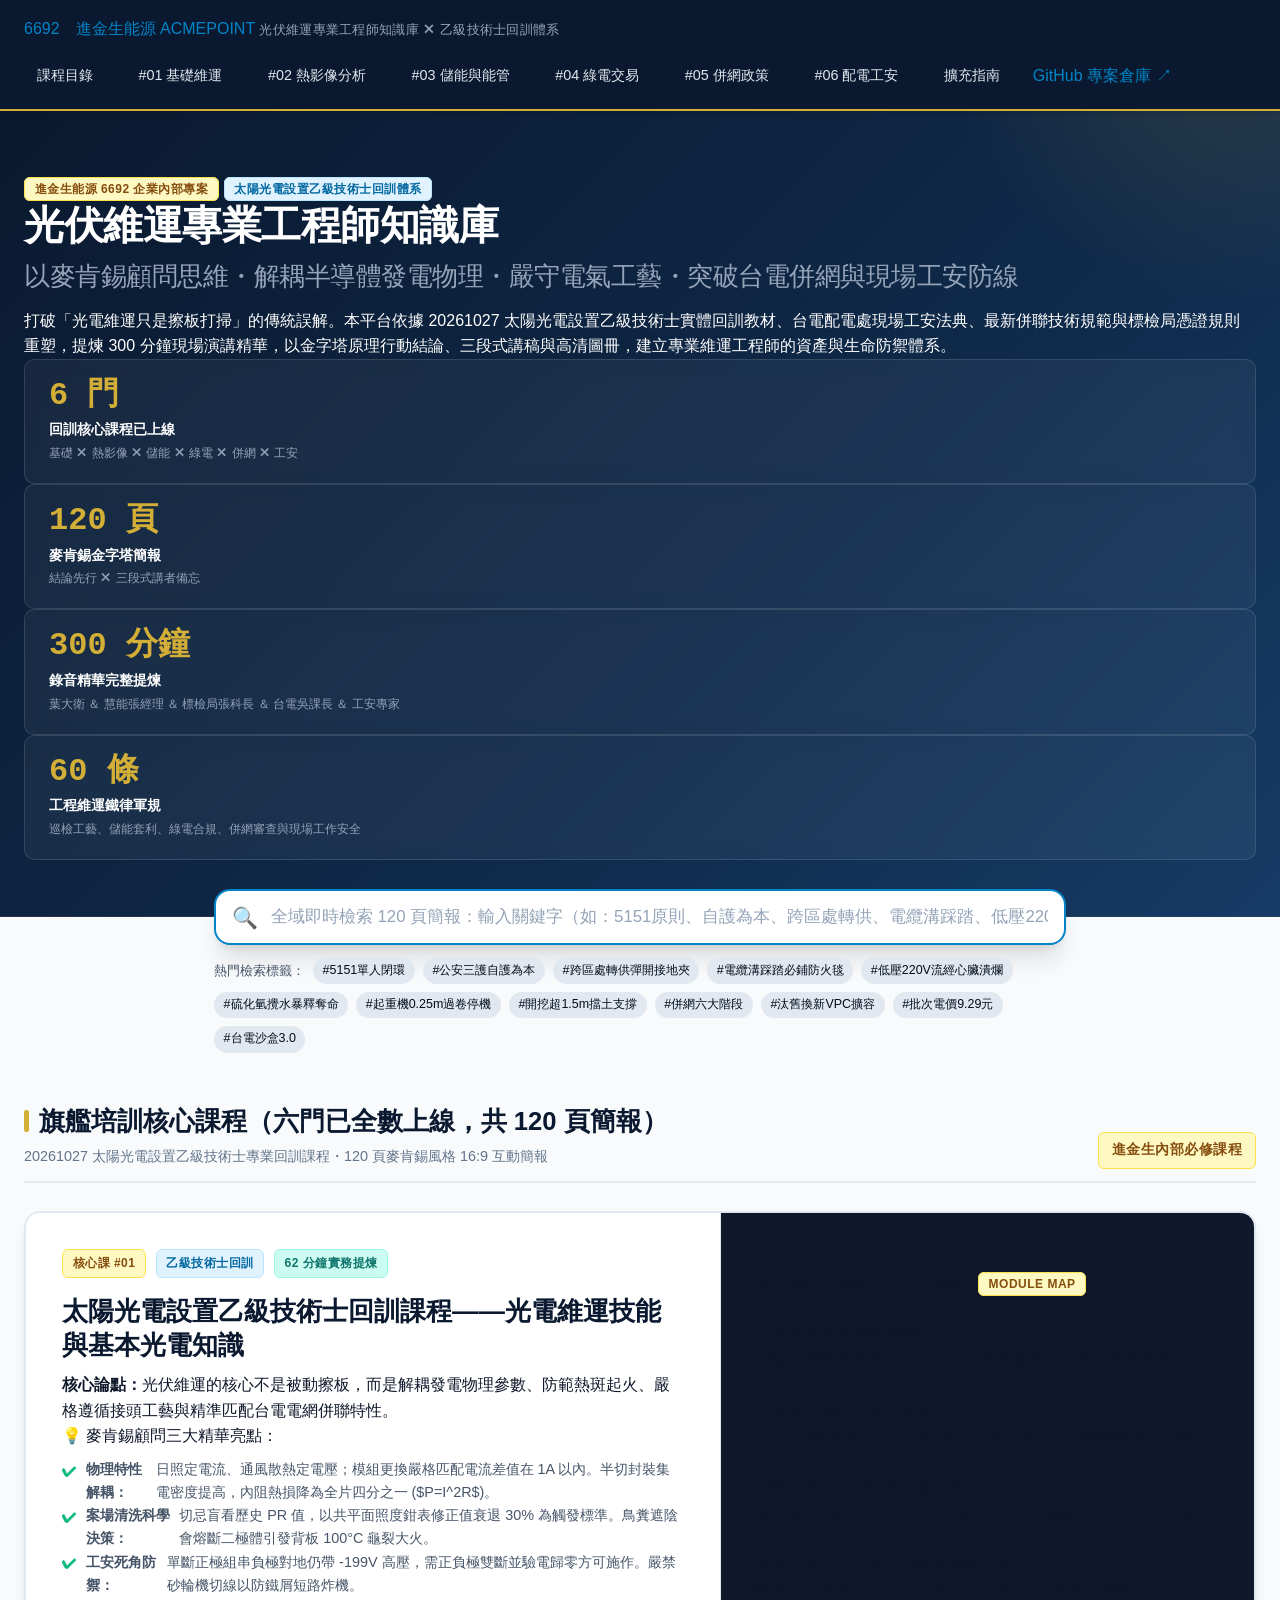
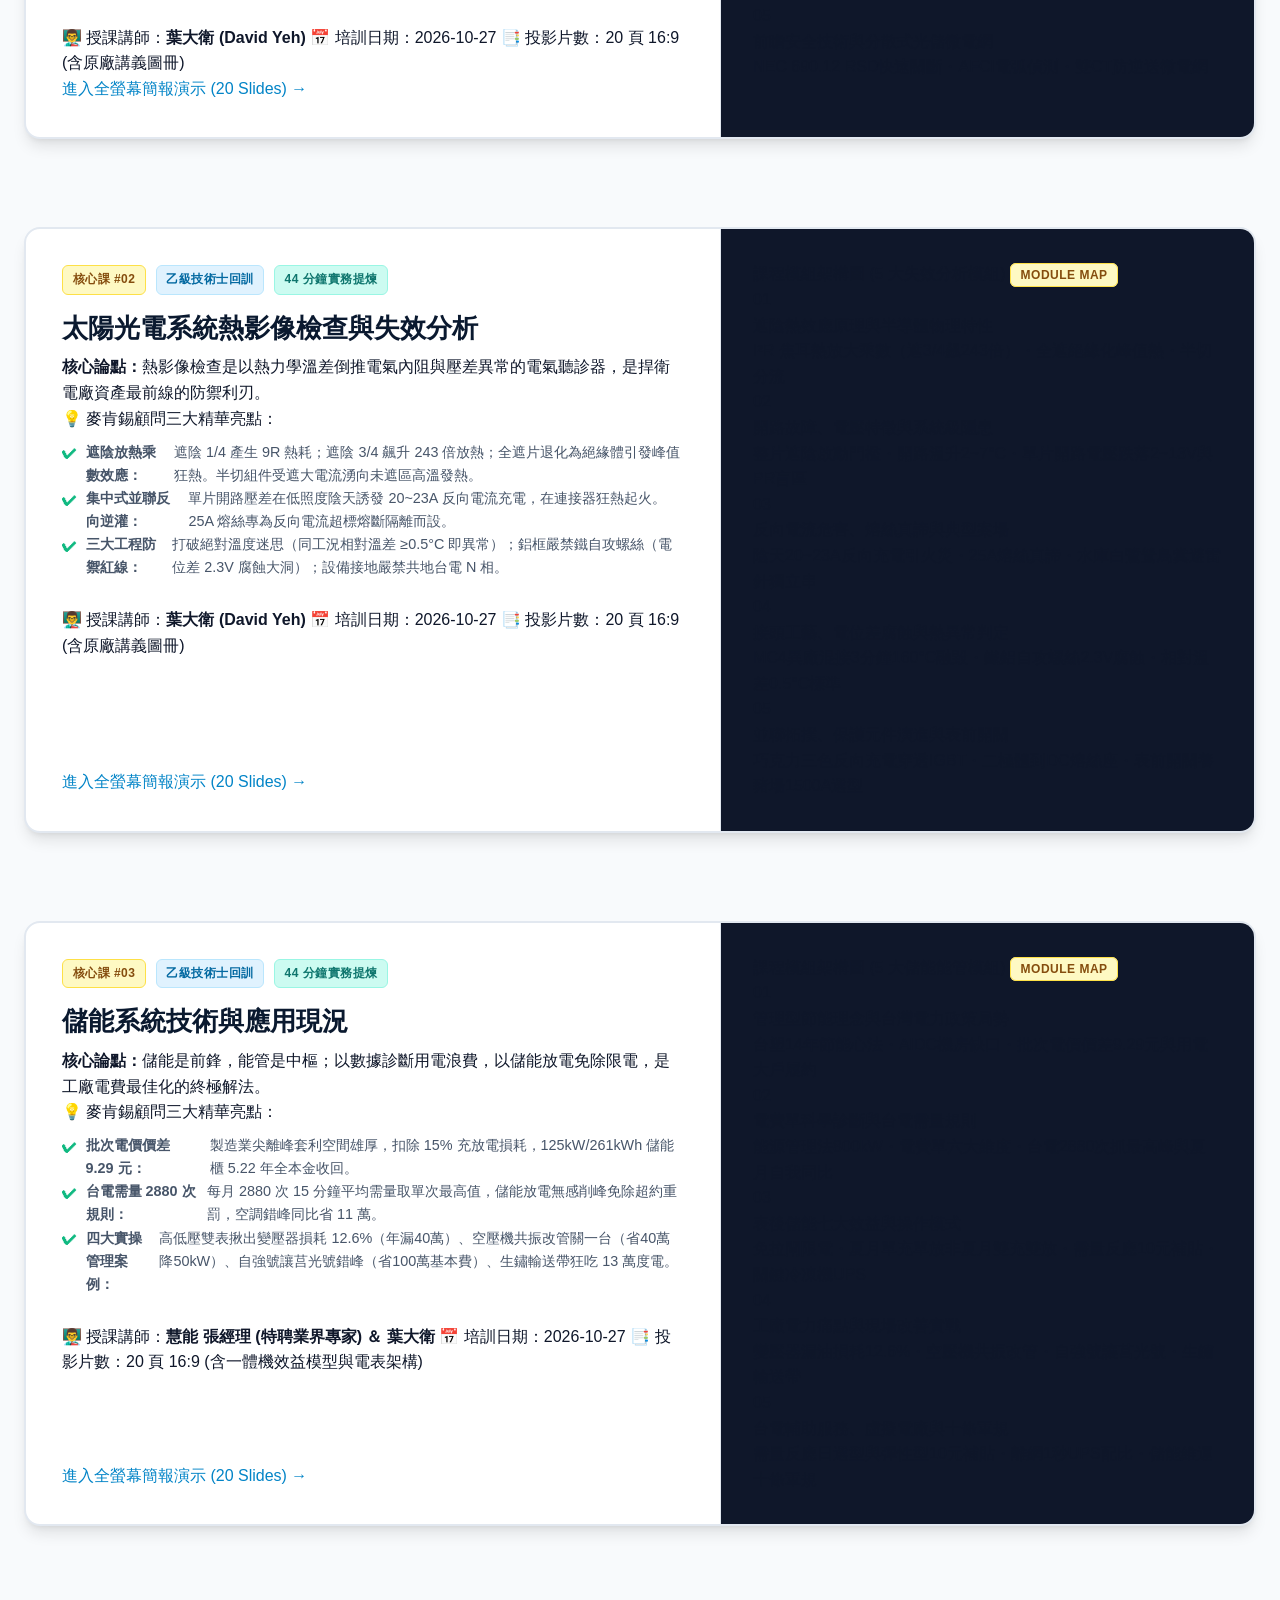
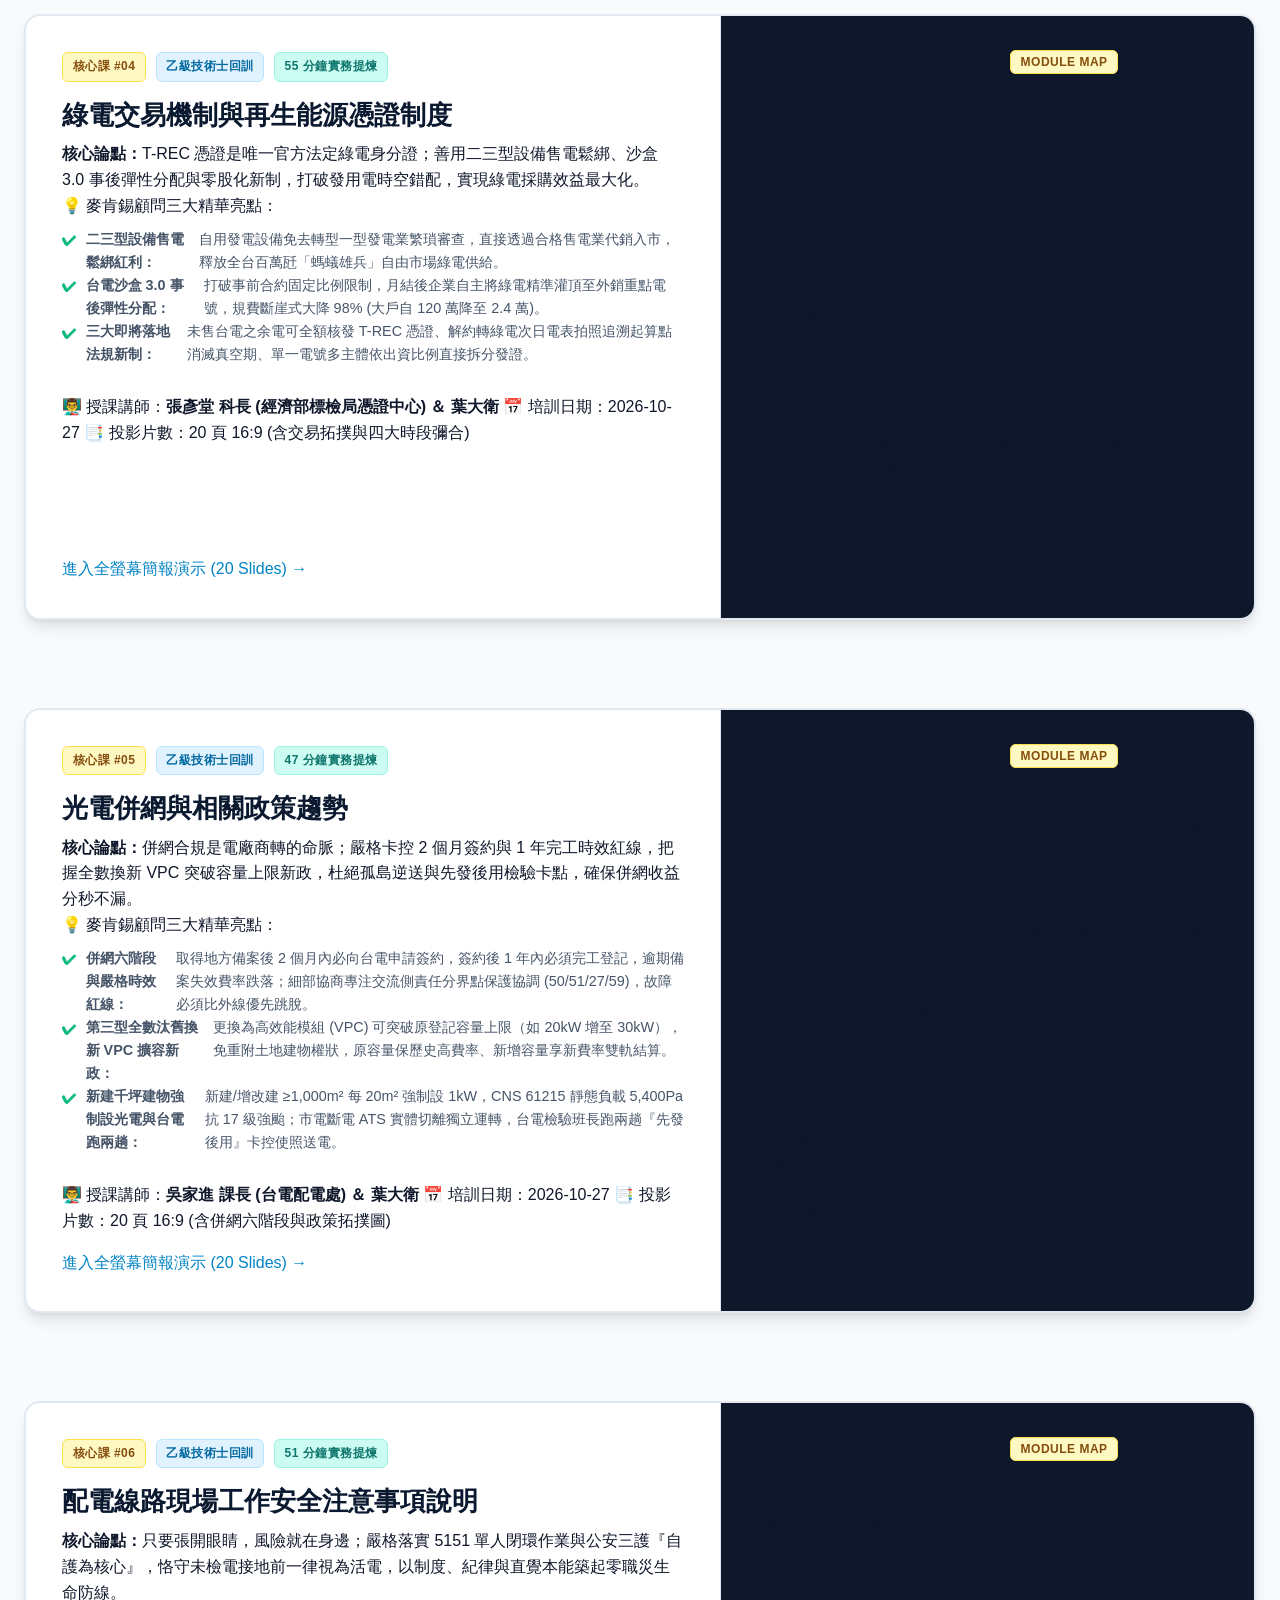
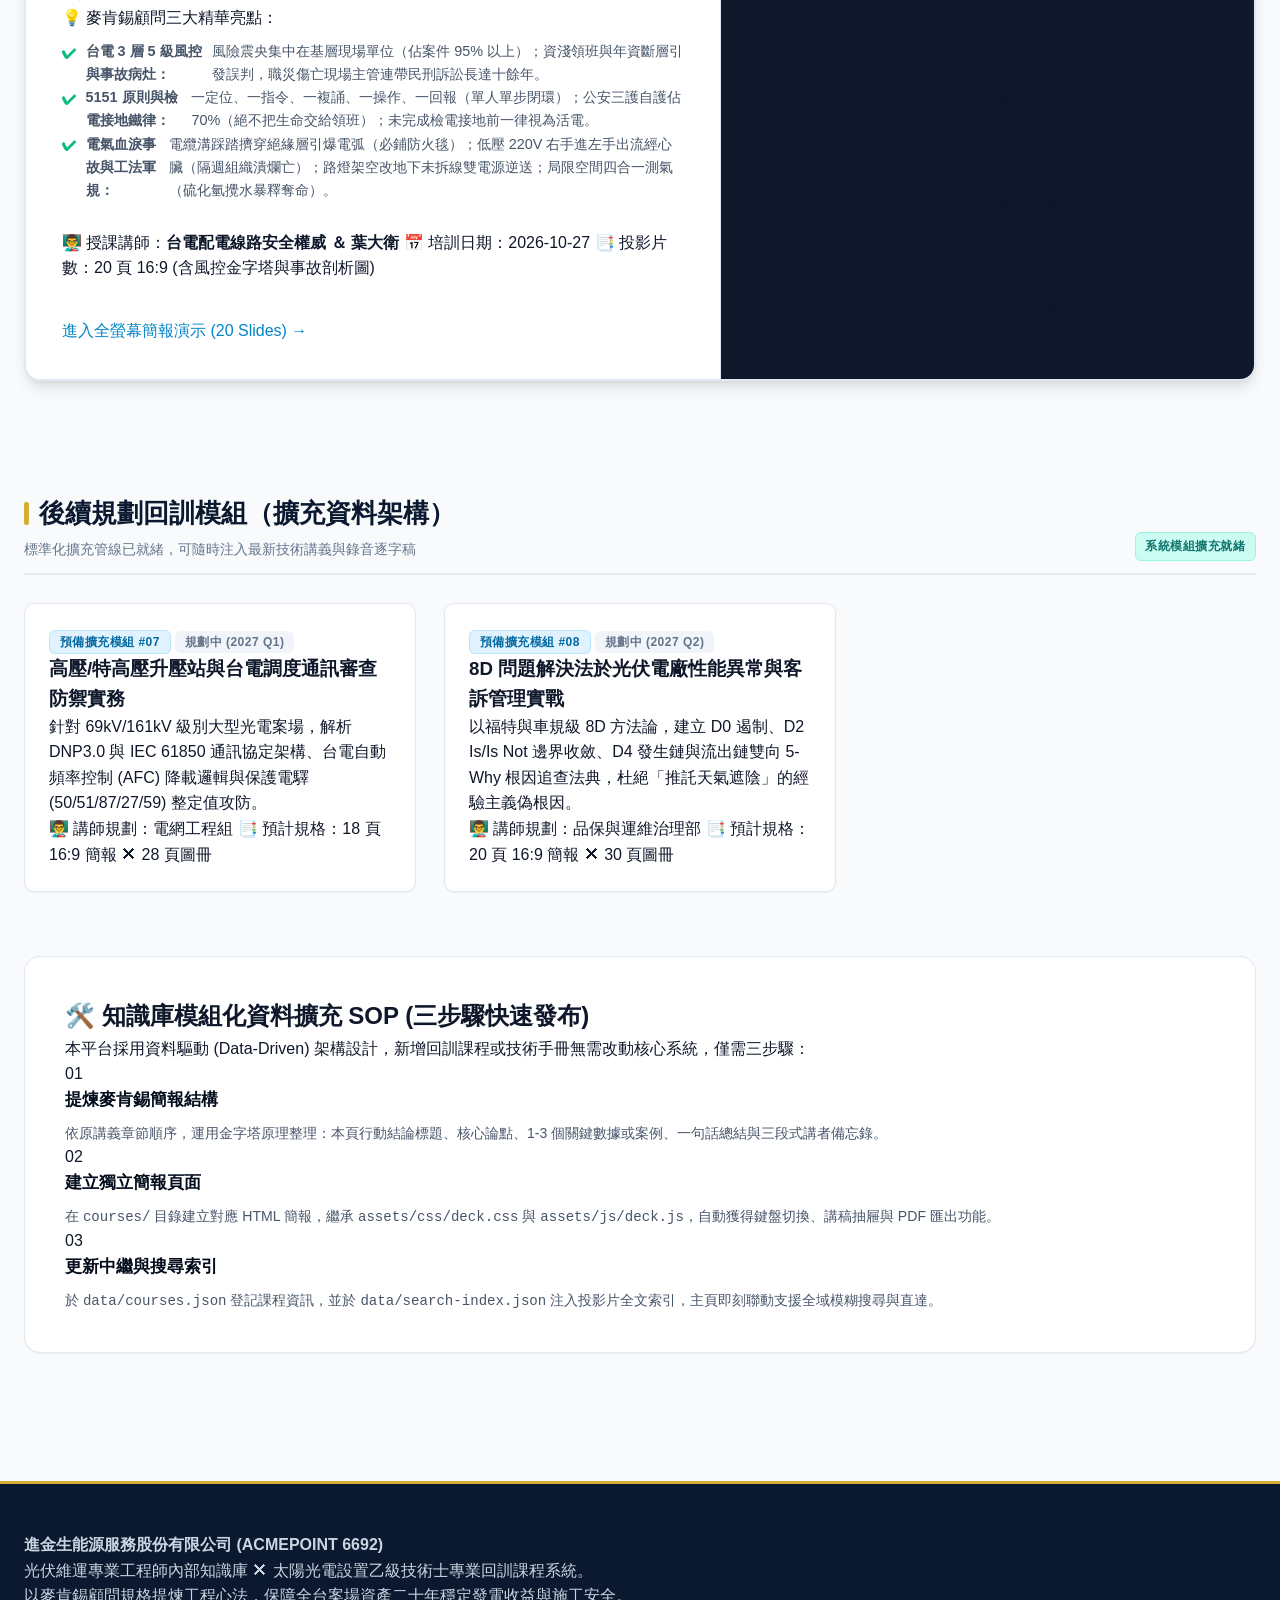
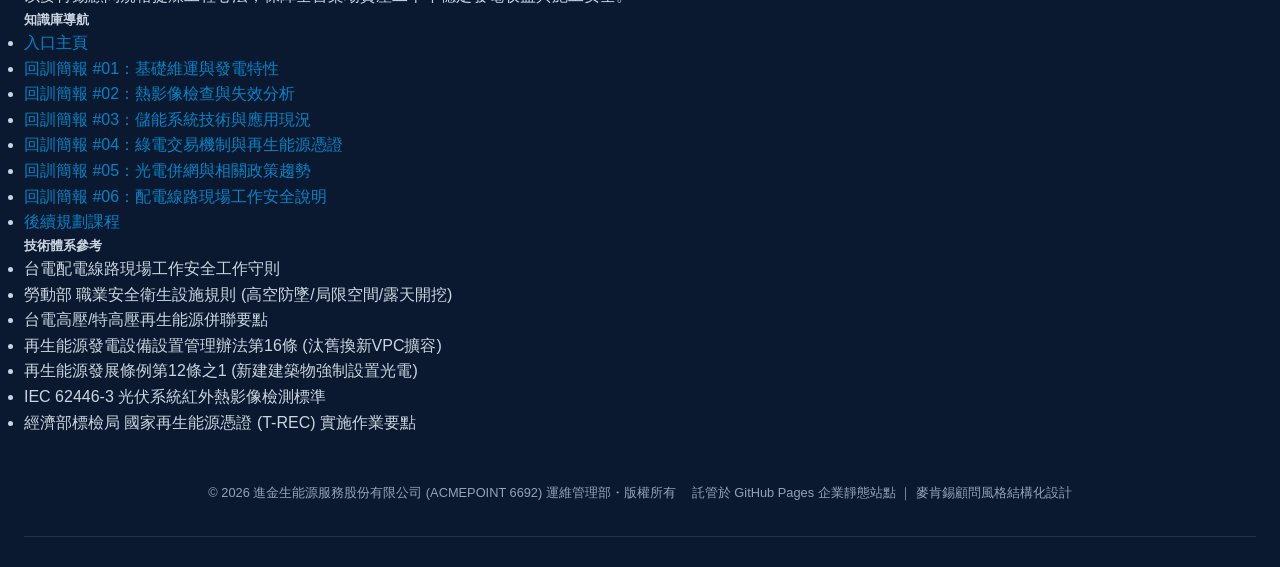
<file: index.html>
<!DOCTYPE html>
<html lang="zh-TW">
<head>
  <meta charset="UTF-8">
  <meta name="viewport" content="width=device-width, initial-scale=1.0">
  <title>光伏維運專業工程師知識庫 (PV O&M Engineering Knowledge Hub) ｜ 進金生能源 6692</title>
  <meta name="description" content="專為進金生能源 (6692) 維運團隊打造之麥肯錫風格光伏工程知識庫。收錄 20261027 太陽光電乙級技術士回訓六大課程：發電物理特性、案場清洗策略、熱影像檢查與失效分析、表後儲能系統與能源管理、綠電交易機制與再生能源憑證、光電併網與相關政策趨勢、配電線路現場工作安全說明。">
  <link rel="stylesheet" href="assets/css/style.css">
  <style>
    .flagship-grid {
      display: grid;
      grid-template-columns: 1fr;
      gap: 2.5rem;
    }
  </style>
</head>
<body>

  <!-- Global Header / Navbar -->
  <header class="site-header">
    <div class="header-inner">
      <a href="index.html" class="brand-block">
        <div class="brand-logo-mark">6692</div>
        <div class="brand-text">
          <span class="brand-title">進金生能源 ACMEPOINT</span>
          <span class="brand-sub">光伏維運專業工程師知識庫 ✕ 乙級技術士回訓體系</span>
        </div>
      </a>
      <nav class="nav-links">
        <a href="#courses" class="nav-link">課程目錄</a>
        <a href="courses/pv-om-fundamentals.html" class="nav-link">#01 基礎維運</a>
        <a href="courses/pv-thermal-ir-inspection.html" class="nav-link">#02 熱影像分析</a>
        <a href="courses/bess-technologies-applications.html" class="nav-link">#03 儲能與能管</a>
        <a href="courses/green-power-trading-trec.html" class="nav-link">#04 綠電交易</a>
        <a href="courses/pv-grid-connection-policies.html" class="nav-link">#05 併網政策</a>
        <a href="courses/pv-distribution-safety-regulations.html" class="nav-link">#06 配電工安</a>
        <a href="#expansion" class="nav-link">擴充指南</a>
        <a href="https://github.com/davidyeh51/pv-om-knowledge-hub" target="_blank" class="nav-btn-github">
          <span>GitHub 專案倉庫 ↗</span>
        </a>
      </nav>
    </div>
  </header>

  <!-- Hero Section (McKinsey Navy & Gold Theme) -->
  <section class="hero-section">
    <div class="hero-inner">
      <div class="hero-badge-wrap">
        <span class="badge badge-gold">進金生能源 6692 企業內部專案</span>
        <span class="badge badge-blue">太陽光電設置乙級技術士回訓體系</span>
      </div>
      <h1 class="hero-title">
        光伏維運專業工程師知識庫<br>
        <span style="font-size:1.6rem; color:#94A3B8; font-weight:400; display:block; margin-top:0.75rem;">
          以麥肯錫顧問思維・解耦半導體發電物理・嚴守電氣工藝・突破台電併網與現場工安防線
        </span>
      </h1>
      <p class="hero-lead">
        打破「光電維運只是擦板打掃」的傳統誤解。本平台依據 20261027 太陽光電設置乙級技術士實體回訓教材、台電配電處現場工安法典、最新併聯技術規範與標檢局憑證規則重塑，提煉 300 分鐘現場演講精華，以金字塔原理行動結論、三段式講稿與高清圖冊，建立專業維運工程師的資產與生命防禦體系。
      </p>

      <!-- Key Metrics Stats Row -->
      <div class="hero-stats-row">
        <div class="stat-card">
          <div class="stat-num">6 門</div>
          <div class="stat-label">回訓核心課程已上線</div>
          <div class="stat-sub">基礎 ✕ 熱影像 ✕ 儲能 ✕ 綠電 ✕ 併網 ✕ 工安</div>
        </div>
        <div class="stat-card">
          <div class="stat-num">120 頁</div>
          <div class="stat-label">麥肯錫金字塔簡報</div>
          <div class="stat-sub">結論先行 ✕ 三段式講者備忘</div>
        </div>
        <div class="stat-card">
          <div class="stat-num">300 分鐘</div>
          <div class="stat-label">錄音精華完整提煉</div>
          <div class="stat-sub">葉大衛 ＆ 慧能張經理 ＆ 標檢局張科長 ＆ 台電吳課長 ＆ 工安專家</div>
        </div>
        <div class="stat-card">
          <div class="stat-num">60 條</div>
          <div class="stat-label">工程維運鐵律軍規</div>
          <div class="stat-sub">巡檢工藝、儲能套利、綠電合規、併網審查與現場工作安全</div>
        </div>
      </div>
    </div>
  </section>

  <!-- Global Search Container -->
  <div class="search-container">
    <div class="search-box">
      <span class="search-icon">🔍</span>
      <input type="text" id="global-search-input" class="search-input" placeholder="全域即時檢索 120 頁簡報：輸入關鍵字（如：5151原則、自護為本、跨區處轉供、電纜溝踩踏、低壓220V經心臟、升空車短路、路燈雙電源逆送、站馬路反光背心、起重機一機三證、0.25m過卷、硫化氫攪水暴釋...）" autocomplete="off">
      <button class="search-clear-btn" id="search-clear-btn" title="清除">&times;</button>
    </div>
    <!-- Search Dropdown Results -->
    <div class="search-results-dropdown" id="search-results-dropdown"></div>

    <!-- Quick Search Hints -->
    <div class="search-hints">
      <span>熱門檢索標籤：</span>
      <span class="hint-pill" data-keyword="5151">#5151單人閉環</span>
      <span class="hint-pill" data-keyword="自護">#公安三護自護為本</span>
      <span class="hint-pill" data-keyword="跨區處">#跨區處轉供彈開接地夾</span>
      <span class="hint-pill" data-keyword="踩踏">#電纜溝踩踏必鋪防火毯</span>
      <span class="hint-pill" data-keyword="心臟">#低壓220V流經心臟潰爛</span>
      <span class="hint-pill" data-keyword="硫化氫">#硫化氫攪水暴釋奪命</span>
      <span class="hint-pill" data-keyword="過卷">#起重機0.25m過卷停機</span>
      <span class="hint-pill" data-keyword="擋土">#開挖超1.5m擋土支撐</span>
      <span class="hint-pill" data-keyword="併網六階段">#併網六大階段</span>
      <span class="hint-pill" data-keyword="VPC">#汰舊換新VPC擴容</span>
      <span class="hint-pill" data-keyword="批次電價">#批次電價9.29元</span>
      <span class="hint-pill" data-keyword="沙盒">#台電沙盒3.0</span>
    </div>
  </div>

  <!-- Main Content Area -->
  <main class="main-wrapper">

    <!-- Flagship Courses Section -->
    <section style="margin-bottom: 4rem;">
      <div class="section-header">
        <div>
          <h2 class="section-title">旗艦培訓核心課程（六門已全數上線，共 120 頁簡報）</h2>
          <p style="font-size:0.9rem; color:#64748B; margin-top:0.25rem;">20261027 太陽光電設置乙級技術士專業回訓課程・120 頁麥肯錫風格 16:9 互動簡報</p>
        </div>
        <span class="badge badge-gold" style="font-size:0.85rem; padding:0.4rem 0.8rem;">進金生內部必修課程</span>
      </div>

      <div class="flagship-grid">

        <!-- Course 1 Card -->
        <div class="flagship-course-card">
          <div class="flagship-content">
            <div>
              <div class="flagship-badges">
                <span class="badge badge-gold">核心課 #01</span>
                <span class="badge badge-blue">乙級技術士回訓</span>
                <span class="badge badge-teal">62 分鐘實務提煉</span>
              </div>
              <h3 class="flagship-title">太陽光電設置乙級技術士回訓課程——光電維運技能與基本光電知識</h3>
              <p class="flagship-thesis">
                <strong>核心論點：</strong>光伏維運的核心不是被動擦板，而是解耦發電物理參數、防範熱斑起火、嚴格遵循接頭工藝與精準匹配台電電網併聯特性。
              </p>
              <div class="flagship-highlights">
                <div class="hl-title">💡 麥肯錫顧問三大精華亮點：</div>
                <ul>
                  <li><strong>物理特性解耦：</strong>日照定電流、通風散熱定電壓；模組更換嚴格匹配電流差值在 1A 以內。半切封裝集電密度提高，內阻熱損降為全片四分之一 ($P=I^2R$)。</li>
                  <li><strong>案場清洗科學決策：</strong>切忌盲看歷史 PR 值，以共平面照度鉗表修正值衰退 30% 為觸發標準。鳥糞遮陰會熔斷二極體引發背板 100°C 龜裂大火。</li>
                  <li><strong>工安死角防禦：</strong>單斷正極組串負極對地仍帶 -199V 高壓，需正負極雙斷並驗電歸零方可施作。嚴禁砂輪機切線以防鐵屑短路炸機。</li>
                </ul>
              </div>
              <div class="flagship-meta">
                <span>👨‍🏫 授課講師：<strong>葉大衛 (David Yeh)</strong></span>
                <span>📅 培訓日期：2026-10-27</span>
                <span>📑 投影片數：20 頁 16:9 (含原廠講義圖冊)</span>
              </div>
            </div>
            <div>
              <a href="courses/pv-om-fundamentals.html" class="flagship-action-btn">
                <span>進入全螢幕簡報演示 (20 Slides) →</span>
              </a>
            </div>
          </div>
          <div class="flagship-visual">
            <div class="visual-card-header">
              <span>課程模組架構圖 (5 大工程模組)</span>
              <span class="badge badge-gold">Module Map</span>
            </div>
            <div class="module-list-mini">
              <div class="mod-item">
                <span class="mod-num">01</span>
                <div>
                  <div class="mod-name">光電基礎與發電物理特性</div>
                  <div class="mod-desc">光熱/光電轉換解耦・全片到半切電阻熱損・日照定電流模型</div>
                </div>
              </div>
              <div class="mod-item">
                <span class="mod-num">02</span>
                <div>
                  <div class="mod-name">案場清洗策略與熱斑風險防控</div>
                  <div class="mod-desc">1%~2%專屬備品・照度鉗表30%清洗標準・二極體熱擊穿防禦</div>
                </div>
              </div>
              <div class="mod-item">
                <span class="mod-num">03</span>
                <div>
                  <div class="mod-name">逆變器選型、超配與台電併網規範</div>
                  <div class="mod-desc">集中/組串/微逆辨析・1.5倍超配折舊・台電調TAP與三相不平衡</div>
                </div>
              </div>
              <div class="mod-item">
                <span class="mod-num">04</span>
                <div>
                  <div class="mod-name">案場巡檢工安、施工工藝與接頭防護</div>
                  <div class="mod-desc">變流器遮陽板・20kg扭力扳手・負極-199V帶電防觸電SOP</div>
                </div>
              </div>
              <div class="mod-item">
                <span class="mod-num">05</span>
                <div>
                  <div class="mod-name">前瞻安全技術與分散式光儲微電網</div>
                  <div class="mod-desc">NEC 690.12 RSD快速關斷・AFCI電弧偵測・雙CT防逆送微電網</div>
                </div>
              </div>
            </div>
          </div>
        </div>

        <!-- Course 2 Card -->
        <div class="flagship-course-card">
          <div class="flagship-content">
            <div>
              <div class="flagship-badges">
                <span class="badge badge-gold">核心課 #02</span>
                <span class="badge badge-blue">乙級技術士回訓</span>
                <span class="badge badge-teal">44 分鐘實務提煉</span>
              </div>
              <h3 class="flagship-title">太陽光電系統熱影像檢查與失效分析</h3>
              <p class="flagship-thesis">
                <strong>核心論點：</strong>熱影像檢查是以熱力學溫差倒推電氣內阻與壓差異常的電氣聽診器，是捍衛電廠資產最前線的防禦利刃。
              </p>
              <div class="flagship-highlights">
                <div class="hl-title">💡 麥肯錫顧問三大精華亮點：</div>
                <ul>
                  <li><strong>遮陰放熱乘數效應：</strong>遮陰 1/4 產生 9R 熱耗；遮陰 3/4 飆升 243 倍放熱；全遮片退化為絕緣體引發峰值狂熱。半切組件受遮大電流湧向未遮區高溫發熱。</li>
                  <li><strong>集中式並聯反向逆灌：</strong>單片開路壓差在低照度陰天誘發 20~23A 反向電流充電，在連接器狂熱起火。25A 熔絲專為反向電流超標熔斷隔離而設。</li>
                  <li><strong>三大工程防禦紅線：</strong>打破絕對溫度迷思（同工況相對溫差 ≥0.5°C 即異常）；鋁框嚴禁鐵自攻螺絲（電位差 2.3V 腐蝕大洞）；設備接地嚴禁共地台電 N 相。</li>
                </ul>
              </div>
              <div class="flagship-meta">
                <span>👨‍🏫 授課講師：<strong>葉大衛 (David Yeh)</strong></span>
                <span>📅 培訓日期：2026-10-27</span>
                <span>📑 投影片數：20 頁 16:9 (含原廠講義圖冊)</span>
              </div>
            </div>
            <div>
              <a href="courses/pv-thermal-ir-inspection.html" class="flagship-action-btn">
                <span>進入全螢幕簡報演示 (20 Slides) →</span>
              </a>
            </div>
          </div>
          <div class="flagship-visual">
            <div class="visual-card-header">
              <span>課程模組架構圖 (5 大失效分析模組)</span>
              <span class="badge badge-gold">Module Map</span>
            </div>
            <div class="module-list-mini">
              <div class="mod-item">
                <span class="mod-num">01</span>
                <div>
                  <div class="mod-name">遮陰熱效應原理與半導體物理特性</div>
                  <div class="mod-desc">I²R 焦耳熱放大乘數（遮3/4飆243倍）・全遮絕緣化峰值熱・半切分流</div>
                </div>
              </div>
              <div class="mod-item">
                <span class="mod-num">02</span>
                <div>
                  <div class="mod-name">開路故障、電壓特徵與系統級隱患</div>
                  <div class="mod-desc">整片遮陰啟動門檻・開路溫升2~7°C・單片開路電壓跌落2~13V與PR盲區</div>
                </div>
              </div>
              <div class="mod-item">
                <span class="mod-num">03</span>
                <div>
                  <div class="mod-name">反向電流危害、熔絲真諦與典型案場</div>
                  <div class="mod-desc">陰天20~23A反向充電引火災・25A熔絲真諦・水庫白鷺鸶鳥糞避雷針獨立串</div>
                </div>
              </div>
              <div class="mod-item">
                <span class="mod-num">04</span>
                <div>
                  <div class="mod-name">接頭工藝、電位差腐蝕與熱異常判定</div>
                  <div class="mod-desc">MC4異廠混接3分鐘160°C融毀・鐵鋁自攻螺絲2.3V腐蝕・相對溫差0.5°C標準</div>
                </div>
              </div>
              <div class="mod-item">
                <span class="mod-num">05</span>
                <div>
                  <div class="mod-name">並聯拓撲、保護元件演進與表前開關</div>
                  <div class="mod-desc">巧克力三色反向充電穿透IGBT・二極體到DC熔絲座・表前開關養豬場1500A選型</div>
                </div>
              </div>
            </div>
          </div>
        </div>

        <!-- Course 3 Card (BESS & Energy Management) -->
        <div class="flagship-course-card">
          <div class="flagship-content">
            <div>
              <div class="flagship-badges">
                <span class="badge badge-gold">核心課 #03</span>
                <span class="badge badge-blue">乙級技術士回訓</span>
                <span class="badge badge-teal">44 分鐘實務提煉</span>
              </div>
              <h3 class="flagship-title">儲能系統技術與應用現況</h3>
              <p class="flagship-thesis">
                <strong>核心論點：</strong>儲能是前鋒，能管是中樞；以數據診斷用電浪費，以儲能放電免除限電，是工廠電費最佳化的終極解法。
              </p>
              <div class="flagship-highlights">
                <div class="hl-title">💡 麥肯錫顧問三大精華亮點：</div>
                <ul>
                  <li><strong>批次電價價差 9.29 元：</strong>製造業尖離峰套利空間雄厚，扣除 15% 充放電損耗，125kW/261kWh 儲能櫃 5.22 年全本金收回。</li>
                  <li><strong>台電需量 2880 次規則：</strong>每月 2880 次 15 分鐘平均需量取單次最高值，儲能放電無感削峰免除超約重罰，空調錯峰同比省 11 萬。</li>
                  <li><strong>四大實操管理案例：</strong>高低壓雙表揪出變壓器損耗 12.6%（年漏40萬）、空壓機共振改管關一台（省40萬降50kW）、自強號讓莒光號錯峰（省100萬基本費）、生鏽輸送帶狂吃 13 萬度電。</li>
                </ul>
              </div>
              <div class="flagship-meta">
                <span>👨‍🏫 授課講師：<strong>慧能 張經理 (特聘業界專家) ＆ 葉大衛</strong></span>
                <span>📅 培訓日期：2026-10-27</span>
                <span>📑 投影片數：20 頁 16:9 (含一體機效益模型與電表架構)</span>
              </div>
            </div>
            <div>
              <a href="courses/bess-technologies-applications.html" class="flagship-action-btn">
                <span>進入全螢幕簡報演示 (20 Slides) →</span>
              </a>
            </div>
          </div>
          <div class="flagship-visual">
            <div class="visual-card-header">
              <span>課程模組架構圖 (5 大儲能能管模組)</span>
              <span class="badge badge-gold">Module Map</span>
            </div>
            <div class="module-list-mini">
              <div class="mod-item">
                <span class="mod-num">01</span>
                <div>
                  <div class="mod-name">管理型節能理念與台灣電力政策局勢</div>
                  <div class="mod-desc">台塑14年節能心法・AIDC機房缺口・批次電價價差9.29元與用電大戶履約</div>
                </div>
              </div>
              <div class="mod-item">
                <span class="mod-num">02</span>
                <div>
                  <div class="mod-name">電費單科學診斷與台電需量規則</div>
                  <div class="mod-desc">能源管理法800kW・電費單六大維度・台電2880次抓最高峰與夏月自我同比</div>
                </div>
              </div>
              <div class="mod-item">
                <span class="mod-num">03</span>
                <div>
                  <div class="mod-name">表後儲能七大效益與操作模式</div>
                  <div class="mod-desc">免拉閘限電・夏月單充單放非夏月雙充雙放・需量反應10元補貼・關鍵冷凍機UPS</div>
                </div>
              </div>
              <div class="mod-item">
                <span class="mod-num">04</span>
                <div>
                  <div class="mod-name">工廠電力痛點與現場改善實戰</div>
                  <div class="mod-desc">變壓器漏油損耗12.6%・空壓機共振改管・自強號讓莒光號・生鏽輸送帶</div>
                </div>
              </div>
              <div class="mod-item">
                <span class="mod-num">05</span>
                <div>
                  <div class="mod-name">台電輔助服務、虛擬電廠與十條軍規</div>
                  <div class="mod-desc">需量反應日選型與彈性型10元補貼・離網1秒UPS配比・儲能維運十條軍規</div>
                </div>
              </div>
            </div>
          </div>
        </div>

        <!-- Course 4 Card (Green Power Trading & T-REC) -->
        <div class="flagship-course-card">
          <div class="flagship-content">
            <div>
              <div class="flagship-badges">
                <span class="badge badge-gold">核心課 #04</span>
                <span class="badge badge-blue">乙級技術士回訓</span>
                <span class="badge badge-teal">55 分鐘實務提煉</span>
              </div>
              <h3 class="flagship-title">綠電交易機制與再生能源憑證制度</h3>
              <p class="flagship-thesis">
                <strong>核心論點：</strong>T-REC 憑證是唯一官方法定綠電身分證；善用二三型設備售電鬆綁、沙盒 3.0 事後彈性分配與零股化新制，打破發用電時空錯配，實現綠電採購效益最大化。
              </p>
              <div class="flagship-highlights">
                <div class="hl-title">💡 麥肯錫顧問三大精華亮點：</div>
                <ul>
                  <li><strong>二三型設備售電鬆綁紅利：</strong>自用發電設備免去轉型一型發電業繁瑣審查，直接透過合格售電業代銷入市，釋放全台百萬瓩「螞蟻雄兵」自由市場綠電供給。</li>
                  <li><strong>台電沙盒 3.0 事後彈性分配：</strong>打破事前合約固定比例限制，月結後企業自主將綠電精準灌頂至外銷重點電號，規費斷崖式大降 98% (大戶自 120 萬降至 2.4 萬)。</li>
                  <li><strong>三大即將落地法規新制：</strong>未售台電之余電可全額核發 T-REC 憑證、解約轉綠電次日電表拍照追溯起算點消滅真空期、單一電號多主體依出資比例直接拆分發證。</li>
                </ul>
              </div>
              <div class="flagship-meta">
                <span>👨‍🏫 授課講師：<strong>張彥堂 科長 (經濟部標檢局憑證中心) ＆ 葉大衛</strong></span>
                <span>📅 培訓日期：2026-10-27</span>
                <span>📑 投影片數：20 頁 16:9 (含交易拓撲與四大時段彌合)</span>
              </div>
            </div>
            <div>
              <a href="courses/green-power-trading-trec.html" class="flagship-action-btn">
                <span>進入全螢幕簡報演示 (20 Slides) →</span>
              </a>
            </div>
          </div>
          <div class="flagship-visual">
            <div class="visual-card-header">
              <span>課程模組架構圖 (5 大綠電憑證模組)</span>
              <span class="badge badge-gold">Module Map</span>
            </div>
            <div class="module-list-mini">
              <div class="mod-item">
                <span class="mod-num">01</span>
                <div>
                  <div class="mod-name">綠電憑證本質與國際範疇界定</div>
                  <div class="mod-desc">T-REC唯一官方綠電身分證・轉讓一次為限・RE100五大綠能正名・CBAM認PPA實務</div>
                </div>
              </div>
              <div class="mod-item">
                <span class="mod-num">02</span>
                <div>
                  <div class="mod-name">綠電交易市場演進與路徑全貌</div>
                  <div class="mod-desc">98年FIT拓荒到106年電業自由化・4A自用/4B電證分離/PPA直轉供・二三型售電大鬆綁</div>
                </div>
              </div>
              <div class="mod-item">
                <span class="mod-num">03</span>
                <div>
                  <div class="mod-name">自由市場定價與便民推廣政策</div>
                  <div class="mod-desc">台電FIT下限錨定疊加加成・台資電統購分銷破信評・台電小額綠電練兵場與4.3元平價競標</div>
                </div>
              </div>
              <div class="mod-item">
                <span class="mod-num">04</span>
                <div>
                  <div class="mod-name">無電號租戶解方與沙盒3.0彈性分配</div>
                  <div class="mod-desc">台北101綠色大樓團購破2億度・供需時空錯配・台電15分鐘四水桶彌合與沙盒3.0規費降98%</div>
                </div>
              </div>
              <div class="mod-item">
                <span class="mod-num">05</span>
                <div>
                  <div class="mod-name">2026最新變革與維運十條軍規</div>
                  <div class="mod-desc">零股化按月結算對齊全球財年・查核打破分區與1MW自撰報告快速發證・綠電採購十條軍規</div>
                </div>
              </div>
            </div>
          </div>
        </div>

        <!-- Course 5 Card (Grid Connection & Policies) -->
        <div class="flagship-course-card">
          <div class="flagship-content">
            <div>
              <div class="flagship-badges">
                <span class="badge badge-gold">核心課 #05</span>
                <span class="badge badge-blue">乙級技術士回訓</span>
                <span class="badge badge-teal">47 分鐘實務提煉</span>
              </div>
              <h3 class="flagship-title">光電併網與相關政策趨勢</h3>
              <p class="flagship-thesis">
                <strong>核心論點：</strong>併網合規是電廠商轉的命脈；嚴格卡控 2 個月簽約與 1 年完工時效紅線，把握全數換新 VPC 突破容量上限新政，杜絕孤島逆送與先發後用檢驗卡點，確保併網收益分秒不漏。
              </p>
              <div class="flagship-highlights">
                <div class="hl-title">💡 麥肯錫顧問三大精華亮點：</div>
                <ul>
                  <li><strong>併網六階段與嚴格時效紅線：</strong>取得地方備案後 2 個月內必向台電申請簽約，簽約後 1 年內必須完工登記，逾期備案失效費率跌落；細部協商專注交流側責任分界點保護協調 (50/51/27/59)，故障必須比外線優先跳脫。</li>
                  <li><strong>第三型全數汰舊換新 VPC 擴容新政：</strong>更換為高效能模組 (VPC) 可突破原登記容量上限（如 20kW 增至 30kW），免重附土地建物權狀，原容量保歷史高費率、新增容量享新費率雙軌結算。</li>
                  <li><strong>新建千坪建物強制設光電與台電跑兩趟：</strong>新建/增改建 ≥1,000m² 每 20m² 強制設 1kW，CNS 61215 靜態負載 5,400Pa 抗 17 級強颱；市電斷電 ATS 實體切離獨立運轉，台電檢驗班長跑兩趟『先發後用』卡控使照送電。</li>
                </ul>
              </div>
              <div class="flagship-meta">
                <span>👨‍🏫 授課講師：<strong>吳家進 課長 (台電配電處) ＆ 葉大衛</strong></span>
                <span>📅 培訓日期：2026-10-27</span>
                <span>📑 投影片數：20 頁 16:9 (含併網六階段與政策拓撲圖)</span>
              </div>
            </div>
            <div>
              <a href="courses/pv-grid-connection-policies.html" class="flagship-action-btn">
                <span>進入全螢幕簡報演示 (20 Slides) →</span>
              </a>
            </div>
          </div>
          <div class="flagship-visual">
            <div class="visual-card-header">
              <span>課程模組架構圖 (5 大併網政策模組)</span>
              <span class="badge badge-gold">Module Map</span>
            </div>
            <div class="module-list-mini">
              <div class="mod-item">
                <span class="mod-num">01</span>
                <div>
                  <div class="mod-name">太陽光電併網六大階段與時效紅線</div>
                  <div class="mod-desc">審查到結算六階段・2個月簽約1年完工・保護協調邊界・前送電掛表結清</div>
                </div>
              </div>
              <div class="mod-item">
                <span class="mod-num">02</span>
                <div>
                  <div class="mod-name">第三型光電全數汰舊換新擴容新政</div>
                  <div class="mod-desc">管理辦法第16條・VPC高效模組突破容量・免重附權狀・雙軌費率結算</div>
                </div>
              </div>
              <div class="mod-item">
                <span class="mod-num">03</span>
                <div>
                  <div class="mod-name">新建建築物強制設置太陽光電</div>
                  <div class="mod-desc">發展條例第12條之1・千坪門檻・每20m²設1kW・CNS 61215 5400Pa爬梯</div>
                </div>
              </div>
              <div class="mod-item">
                <span class="mod-num">04</span>
                <div>
                  <div class="mod-name">孤島獨立運轉與台電兩次檢驗卡控</div>
                  <div class="mod-desc">ATS自動切離防逆送・公設維生盤・建使照卡控・台電檢驗班長跑兩趟</div>
                </div>
              </div>
              <div class="mod-item">
                <span class="mod-num">05</span>
                <div>
                  <div class="mod-name">第三型變流器簡化更換與十條軍規</div>
                  <div class="mod-desc">1:1容量相同先換後報備抽核・三相禁換單相・年底法規・併網十條軍規</div>
                </div>
              </div>
            </div>
          </div>
        </div>

        <!-- Course 6 Card (Distribution Safety Regulations) -->
        <div class="flagship-course-card">
          <div class="flagship-content">
            <div>
              <div class="flagship-badges">
                <span class="badge badge-gold">核心課 #06</span>
                <span class="badge badge-blue">乙級技術士回訓</span>
                <span class="badge badge-teal">51 分鐘實務提煉</span>
              </div>
              <h3 class="flagship-title">配電線路現場工作安全注意事項說明</h3>
              <p class="flagship-thesis">
                <strong>核心論點：</strong>只要張開眼睛，風險就在身邊；嚴格落實 5151 單人閉環作業與公安三護『自護為核心』，恪守未檢電接地前一律視為活電，以制度、紀律與直覺本能築起零職災生命防線。
              </p>
              <div class="flagship-highlights">
                <div class="hl-title">💡 麥肯錫顧問三大精華亮點：</div>
                <ul>
                  <li><strong>台電 3 層 5 級風控與事故病灶：</strong>風險震央集中在基層現場單位（佔案件 95% 以上）；資淺領班與年資斷層引發誤判，職災傷亡現場主管連帶民刑訴訟長達十餘年。</li>
                  <li><strong>5151 原則與檢電接地鐵律：</strong>一定位、一指令、一複誦、一操作、一回報（單人單步閉環）；公安三護自護佔 70%（絕不把生命交給領班）；未完成檢電接地前一律視為活電。</li>
                  <li><strong>電氣血淚事故與工法軍規：</strong>電纜溝踩踏擠穿絕緣層引爆電弧（必鋪防火毯）；低壓 220V 右手進左手出流經心臟（隔週組織潰爛亡）；路燈架空改地下未拆線雙電源逆送；局限空間四合一測氣（硫化氫攪水暴釋奪命）。</li>
                </ul>
              </div>
              <div class="flagship-meta">
                <span>👨‍🏫 授課講師：<strong>台電配電線路安全權威 ＆ 葉大衛</strong></span>
                <span>📅 培訓日期：2026-10-27</span>
                <span>📑 投影片數：20 頁 16:9 (含風控金字塔與事故剖析圖)</span>
              </div>
            </div>
            <div>
              <a href="courses/pv-distribution-safety-regulations.html" class="flagship-action-btn">
                <span>進入全螢幕簡報演示 (20 Slides) →</span>
              </a>
            </div>
          </div>
          <div class="flagship-visual">
            <div class="visual-card-header">
              <span>課程模組架構圖 (5 大配電工安模組)</span>
              <span class="badge badge-gold">Module Map</span>
            </div>
            <div class="module-list-mini">
              <div class="mod-item">
                <span class="mod-num">01</span>
                <div>
                  <div class="mod-name">台電風控架構與高危成因</div>
                  <div class="mod-desc">3層5級架構・現場案件95%・六大常見缺失・資淺領班與主管訴訟</div>
                </div>
              </div>
              <div class="mod-item">
                <span class="mod-num">02</span>
                <div>
                  <div class="mod-name">5151作業原則與公安三護</div>
                  <div class="mod-desc">單人閉環・自護為本70%・隨身檢電筆・跨區處轉供彈開接地夾慘劇</div>
                </div>
              </div>
              <div class="mod-item">
                <span class="mod-num">03</span>
                <div>
                  <div class="mod-name">電氣感電與逆送血淚案例</div>
                  <div class="mod-desc">電纜溝踩穿電弧・低壓流經心臟潰爛・升空車短路・路燈雙電源逆送</div>
                </div>
              </div>
              <div class="mod-item">
                <span class="mod-num">04</span>
                <div>
                  <div class="mod-name">道路交維與高差防墜標準</div>
                  <div class="mod-desc">站馬路反光背心・電動旗手電池包膠・一機三證0.25m過卷・1.5m通道</div>
                </div>
              </div>
              <div class="mod-item">
                <span class="mod-num">05</span>
                <div>
                  <div class="mod-name">局限空間深開挖與十條軍規</div>
                  <div class="mod-desc">四合一測氣硫化氫攪水暴釋・1.5m擋土・電纜頭簽字追溯・工安十條軍規</div>
                </div>
              </div>
            </div>
          </div>
        </div>

      </div>
    </section>

    <!-- Planned Courses Section -->
    <section id="courses" style="margin-bottom: 4rem;">
      <div class="section-header">
        <div>
          <h2 class="section-title">後續規劃回訓模組（擴充資料架構）</h2>
          <p style="font-size:0.9rem; color:#64748B; margin-top:0.25rem;">標準化擴充管線已就緒，可隨時注入最新技術講義與錄音逐字稿</p>
        </div>
        <span class="badge badge-teal">系統模組擴充就緒</span>
      </div>

      <div class="courses-grid">
        <div class="course-card">
          <div class="course-badge">
            <span class="badge badge-blue">預備擴充模組 #07</span>
            <span class="badge" style="background:#F1F5F9; color:#64748B;">規劃中 (2027 Q1)</span>
          </div>
          <h3 class="course-title">高壓/特高壓升壓站與台電調度通訊審查防禦實務</h3>
          <p class="course-desc">
            針對 69kV/161kV 級別大型光電案場，解析 DNP3.0 與 IEC 61850 通訊協定架構、台電自動頻率控制 (AFC) 降載邏輯與保護電驛 (50/51/87/27/59) 整定值攻防。
          </p>
          <div class="course-meta">
            <span>👨‍🏫 講師規劃：電網工程組</span>
            <span>📑 預計規格：18 頁 16:9 簡報 ✕ 28 頁圖冊</span>
          </div>
        </div>

        <div class="course-card">
          <div class="course-badge">
            <span class="badge badge-blue">預備擴充模組 #08</span>
            <span class="badge" style="background:#F1F5F9; color:#64748B;">規劃中 (2027 Q2)</span>
          </div>
          <h3 class="course-title">8D 問題解決法於光伏電廠性能異常與客訴管理實戰</h3>
          <p class="course-desc">
            以福特與車規級 8D 方法論，建立 D0 遏制、D2 Is/Is Not 邊界收斂、D4 發生鏈與流出鏈雙向 5-Why 根因追查法典，杜絕「推託天氣遮陰」的經驗主義偽根因。
          </p>
          <div class="course-meta">
            <span>👨‍🏫 講師規劃：品保與運維治理部</span>
            <span>📑 預計規格：20 頁 16:9 簡報 ✕ 30 頁圖冊</span>
          </div>
        </div>
      </div>
    </section>

    <!-- System Expansion SOP Section -->
    <section id="expansion" class="expansion-section">
      <div class="expansion-inner">
        <h2 class="expansion-title">🛠️ 知識庫模組化資料擴充 SOP (三步驟快速發布)</h2>
        <p class="expansion-subtitle">
          本平台採用資料驅動 (Data-Driven) 架構設計，新增回訓課程或技術手冊無需改動核心系統，僅需三步驟：
        </p>

        <div class="sop-steps">
          <div class="sop-step">
            <div class="step-num">01</div>
            <div class="step-title">提煉麥肯錫簡報結構</div>
            <div class="step-desc">
              依原講義章節順序，運用金字塔原理整理：本頁行動結論標題、核心論點、1-3 個關鍵數據或案例、一句話總結與三段式講者備忘錄。
            </div>
          </div>
          <div class="sop-step">
            <div class="step-num">02</div>
            <div class="step-title">建立獨立簡報頁面</div>
            <div class="step-desc">
              在 <code>courses/</code> 目錄建立對應 HTML 簡報，繼承 <code>assets/css/deck.css</code> 與 <code>assets/js/deck.js</code>，自動獲得鍵盤切換、講稿抽屜與 PDF 匯出功能。
            </div>
          </div>
          <div class="sop-step">
            <div class="step-num">03</div>
            <div class="step-title">更新中繼與搜尋索引</div>
            <div class="step-desc">
              於 <code>data/courses.json</code> 登記課程資訊，並於 <code>data/search-index.json</code> 注入投影片全文索引，主頁即刻聯動支援全域模糊搜尋與直達。
            </div>
          </div>
        </div>
      </div>
    </section>

  </main>

  <!-- Global Footer -->
  <footer class="site-footer">
    <div class="footer-inner">
      <div class="footer-top">
        <div class="footer-brand-info">
          <h4>進金生能源服務股份有限公司 (ACMEPOINT 6692)</h4>
          <p>
            光伏維運專業工程師內部知識庫 ✕ 太陽光電設置乙級技術士專業回訓課程系統。<br>
            以麥肯錫顧問規格提煉工程心法，保障全台案場資產二十年穩定發電收益與施工安全。
          </p>
        </div>
        <div class="footer-nav-col">
          <h5>知識庫導航</h5>
          <ul>
            <li><a href="index.html">入口主頁</a></li>
            <li><a href="courses/pv-om-fundamentals.html">回訓簡報 #01：基礎維運與發電特性</a></li>
            <li><a href="courses/pv-thermal-ir-inspection.html">回訓簡報 #02：熱影像檢查與失效分析</a></li>
            <li><a href="courses/bess-technologies-applications.html">回訓簡報 #03：儲能系統技術與應用現況</a></li>
            <li><a href="courses/green-power-trading-trec.html">回訓簡報 #04：綠電交易機制與再生能源憑證</a></li>
            <li><a href="courses/pv-grid-connection-policies.html">回訓簡報 #05：光電併網與相關政策趨勢</a></li>
            <li><a href="courses/pv-distribution-safety-regulations.html">回訓簡報 #06：配電線路現場工作安全說明</a></li>
            <li><a href="#courses">後續規劃課程</a></li>
          </ul>
        </div>
        <div class="footer-nav-col">
          <h5>技術體系參考</h5>
          <ul>
            <li>台電配電線路現場工作安全工作守則</li>
            <li>勞動部 職業安全衛生設施規則 (高空防墜/局限空間/露天開挖)</li>
            <li>台電高壓/特高壓再生能源併聯要點</li>
            <li>再生能源發電設備設置管理辦法第16條 (汰舊換新VPC擴容)</li>
            <li>再生能源發展條例第12條之1 (新建建築物強制設置光電)</li>
            <li>IEC 62446-3 光伏系統紅外熱影像檢測標準</li>
            <li>經濟部標檢局 國家再生能源憑證 (T-REC) 實施作業要點</li>
          </ul>
        </div>
      </div>
      <div class="footer-bottom">
        <div>© 2026 進金生能源服務股份有限公司 (ACMEPOINT 6692) 運維管理部・版權所有</div>
        <div>託管於 GitHub Pages 企業靜態站點 ｜ 麥肯錫顧問風格結構化設計</div>
      </div>
    </div>
  </footer>

  <script src="assets/js/search.js"></script>
</body>
</html>
</file>
<file: assets/css/style.css>
/* ==========================================================================
   McKinsey Design System: PV O&M Knowledge Hub (進金生能源 6692)
   ========================================================================== */

:root {
  --color-primary-navy: #0A192F;
  --color-navy-light: #112240;
  --color-navy-dark: #020C1B;
  --color-accent-blue: #0284C7;
  --color-accent-teal: #0D9488;
  --color-accent-gold: #D4AF37;
  --color-gold-hover: #B89628;
  --color-gold-light: #FEF9C3;
  --color-gold-subtle: #FFFBEB;
  --color-text-main: #0F172A;
  --color-text-muted: #475569;
  --color-text-light: #94A3B8;
  --color-bg-page: #F8FAFC;
  --color-bg-card: #FFFFFF;
  --color-border: #E2E8F0;
  --color-border-subtle: #F1F5F9;
  --color-success: #10B981;
  --color-warning: #F59E0B;
  --color-danger: #EF4444;
  
  --shadow-sm: 0 1px 2px 0 rgb(0 0 0 / 0.05);
  --shadow-md: 0 4px 6px -1px rgb(0 0 0 / 0.1), 0 2px 4px -2px rgb(0 0 0 / 0.1);
  --shadow-lg: 0 10px 15px -3px rgb(0 0 0 / 0.1), 0 4px 6px -4px rgb(0 0 0 / 0.1);
  --shadow-xl: 0 20px 25px -5px rgb(0 0 0 / 0.1), 0 8px 10px -6px rgb(0 0 0 / 0.1);
  
  --radius-sm: 6px;
  --radius-md: 10px;
  --radius-lg: 16px;
  --radius-full: 9999px;
  
  --font-sans: 'Inter', -apple-system, BlinkMacSystemFont, 'Segoe UI', Roboto, 'PingFang TC', 'Microsoft JhengHei', sans-serif;
  --font-mono: 'JetBrains Mono', 'Fira Code', Menlo, Monaco, Consolas, monospace;
}

* {
  margin: 0;
  padding: 0;
  box-sizing: border-box;
}

body {
  font-family: var(--font-sans);
  background-color: var(--color-bg-page);
  color: var(--color-text-main);
  line-height: 1.6;
  -webkit-font-smoothing: antialiased;
}

a {
  color: var(--color-accent-blue);
  text-decoration: none;
  transition: all 0.2s ease;
}

a:hover {
  color: var(--color-accent-gold);
}

/* ==========================================================================
   Header & Navigation
   ========================================================================== */
.site-header {
  background: var(--color-primary-navy);
  color: #FFFFFF;
  border-bottom: 2px solid var(--color-accent-gold);
  position: sticky;
  top: 0;
  z-index: 100;
  box-shadow: var(--shadow-md);
}

.header-inner {
  max-width: 1320px;
  margin: 0 auto;
  padding: 1rem 1.5rem;
  display: flex;
  align-items: center;
  justify-content: space-between;
  flex-wrap: wrap;
  gap: 1rem;
}

.brand-block {
  display: flex;
  align-items: center;
  gap: 1rem;
}

.brand-badge {
  background: var(--color-accent-gold);
  color: var(--color-navy-dark);
  font-weight: 800;
  font-size: 0.85rem;
  padding: 0.25rem 0.6rem;
  border-radius: var(--radius-sm);
  letter-spacing: 0.5px;
}

.brand-title-wrap h1 {
  font-size: 1.25rem;
  font-weight: 700;
  letter-spacing: -0.3px;
  display: flex;
  align-items: center;
  gap: 0.5rem;
}

.brand-sub {
  font-size: 0.8rem;
  color: var(--color-text-light);
  letter-spacing: 0.3px;
}

.nav-links {
  display: flex;
  align-items: center;
  gap: 1.25rem;
  list-style: none;
}

.nav-link {
  color: #E2E8F0;
  font-size: 0.9rem;
  font-weight: 500;
  display: flex;
  align-items: center;
  gap: 0.4rem;
  padding: 0.4rem 0.8rem;
  border-radius: var(--radius-sm);
  transition: all 0.2s ease;
}

.nav-link:hover, .nav-link.active {
  background: rgba(255, 255, 255, 0.1);
  color: var(--color-accent-gold);
}

.btn-github {
  background: #1E293B;
  color: #FFFFFF;
  border: 1px solid #334155;
  padding: 0.4rem 0.9rem;
  border-radius: var(--radius-full);
  font-size: 0.85rem;
  font-weight: 600;
  display: inline-flex;
  align-items: center;
  gap: 0.5rem;
}

.btn-github:hover {
  background: var(--color-accent-gold);
  color: var(--color-navy-dark);
  border-color: var(--color-accent-gold);
}

/* ==========================================================================
   Hero Section
   ========================================================================== */
.hero-section {
  background: linear-gradient(135deg, var(--color-primary-navy) 0%, #0F2A4A 60%, #163B66 100%);
  color: #FFFFFF;
  padding: 4rem 1.5rem 3.5rem;
  border-bottom: 1px solid rgba(255, 255, 255, 0.1);
  position: relative;
  overflow: hidden;
}

.hero-section::before {
  content: "";
  position: absolute;
  top: -50%;
  right: -20%;
  width: 600px;
  height: 600px;
  background: radial-gradient(circle, rgba(212, 175, 55, 0.15) 0%, transparent 70%);
  border-radius: 50%;
  pointer-events: none;
}

.hero-inner {
  max-width: 1320px;
  margin: 0 auto;
  position: relative;
  z-index: 1;
}

.hero-tag {
  display: inline-flex;
  align-items: center;
  gap: 0.5rem;
  background: rgba(212, 175, 55, 0.15);
  color: var(--color-accent-gold);
  border: 1px solid rgba(212, 175, 55, 0.3);
  padding: 0.3rem 0.9rem;
  border-radius: var(--radius-full);
  font-size: 0.82rem;
  font-weight: 600;
  text-transform: uppercase;
  letter-spacing: 0.8px;
  margin-bottom: 1.25rem;
}

.hero-title {
  font-size: 2.5rem;
  font-weight: 800;
  line-height: 1.2;
  letter-spacing: -0.5px;
  margin-bottom: 1rem;
}

.hero-title span {
  color: var(--color-accent-gold);
}

.hero-desc {
  font-size: 1.1rem;
  color: #CBD5E1;
  max-width: 860px;
  line-height: 1.7;
  margin-bottom: 2rem;
}

/* Hero Metrics Grid */
.hero-stats-grid {
  display: grid;
  grid-template-columns: repeat(auto-fit, minmax(200px, 1fr));
  gap: 1.25rem;
  margin-top: 2rem;
}

.stat-card {
  background: rgba(255, 255, 255, 0.05);
  backdrop-filter: blur(8px);
  border: 1px solid rgba(255, 255, 255, 0.12);
  border-radius: var(--radius-md);
  padding: 1.25rem 1.5rem;
  transition: all 0.3s ease;
}

.stat-card:hover {
  background: rgba(255, 255, 255, 0.08);
  border-color: var(--color-accent-gold);
  transform: translateY(-2px);
}

.stat-num {
  font-size: 2rem;
  font-weight: 800;
  color: var(--color-accent-gold);
  font-family: var(--font-mono);
  line-height: 1;
  margin-bottom: 0.4rem;
}

.stat-label {
  font-size: 0.88rem;
  font-weight: 600;
  color: #FFFFFF;
}

.stat-sub {
  font-size: 0.75rem;
  color: var(--color-text-light);
  margin-top: 0.2rem;
}

/* ==========================================================================
   Global Search Bar
   ========================================================================== */
.search-container {
  max-width: 900px;
  margin: -1.75rem auto 3rem;
  padding: 0 1.5rem;
  position: relative;
  z-index: 20;
}

.search-box {
  background: #FFFFFF;
  border: 2px solid var(--color-accent-blue);
  border-radius: var(--radius-lg);
  padding: 0.6rem 1rem;
  display: flex;
  align-items: center;
  gap: 0.8rem;
  box-shadow: var(--shadow-xl);
  transition: all 0.3s ease;
}

.search-box:focus-within {
  border-color: var(--color-accent-gold);
  box-shadow: 0 0 0 4px rgba(212, 175, 55, 0.2), var(--shadow-xl);
}

.search-icon {
  color: var(--color-accent-blue);
  font-size: 1.3rem;
  flex-shrink: 0;
}

.search-input {
  flex: 1;
  border: none;
  outline: none;
  font-size: 1.05rem;
  font-family: var(--font-sans);
  color: var(--color-text-main);
  background: transparent;
}

.search-input::placeholder {
  color: var(--color-text-light);
}

.search-clear-btn {
  background: transparent;
  border: none;
  color: var(--color-text-light);
  font-size: 1.2rem;
  cursor: pointer;
  display: none;
}

.search-clear-btn:hover {
  color: var(--color-text-main);
}

.search-hints {
  display: flex;
  align-items: center;
  gap: 0.5rem;
  margin-top: 0.75rem;
  flex-wrap: wrap;
  font-size: 0.82rem;
  color: var(--color-text-muted);
}

.hint-pill {
  background: #E2E8F0;
  color: var(--color-navy-dark);
  padding: 0.2rem 0.6rem;
  border-radius: var(--radius-full);
  font-size: 0.78rem;
  cursor: pointer;
  transition: all 0.2s ease;
}

.hint-pill:hover {
  background: var(--color-accent-blue);
  color: #FFFFFF;
}

/* Search Results Modal / Dropdown */
.search-results-dropdown {
  position: absolute;
  top: 100%;
  left: 1.5rem;
  right: 1.5rem;
  background: #FFFFFF;
  border: 1px solid var(--color-border);
  border-radius: var(--radius-md);
  box-shadow: var(--shadow-xl);
  max-height: 480px;
  overflow-y: auto;
  margin-top: 0.5rem;
  display: none;
  z-index: 50;
}

.search-results-header {
  padding: 0.75rem 1.25rem;
  background: #F8FAFC;
  border-bottom: 1px solid var(--color-border);
  font-size: 0.85rem;
  font-weight: 600;
  color: var(--color-text-muted);
  display: flex;
  justify-content: space-between;
}

.search-result-item {
  padding: 1rem 1.25rem;
  border-bottom: 1px solid var(--color-border-subtle);
  transition: background 0.2s ease;
  display: block;
}

.search-result-item:hover {
  background: #F0FDF4;
}

.search-result-title {
  font-size: 1rem;
  font-weight: 700;
  color: var(--color-navy-dark);
  margin-bottom: 0.3rem;
  display: flex;
  align-items: center;
  justify-content: space-between;
}

.search-result-meta {
  display: flex;
  gap: 0.5rem;
  align-items: center;
  font-size: 0.78rem;
  color: var(--color-text-muted);
  margin-bottom: 0.4rem;
}

.search-result-snippet {
  font-size: 0.88rem;
  color: var(--color-text-muted);
  line-height: 1.5;
}

.search-result-snippet mark {
  background: #FEF08A;
  color: #854D0E;
  padding: 0.1rem 0.25rem;
  border-radius: 3px;
  font-weight: 600;
}

/* ==========================================================================
   Main Content Layout
   ========================================================================== */
.main-wrapper {
  max-width: 1320px;
  margin: 0 auto;
  padding: 0 1.5rem 4rem;
}

.section-header {
  display: flex;
  align-items: flex-end;
  justify-content: space-between;
  margin-bottom: 1.75rem;
  border-bottom: 2px solid var(--color-border);
  padding-bottom: 0.75rem;
  flex-wrap: wrap;
  gap: 1rem;
}

.section-title {
  font-size: 1.6rem;
  font-weight: 800;
  color: var(--color-primary-navy);
  display: flex;
  align-items: center;
  gap: 0.6rem;
}

.section-title::before {
  content: "";
  display: inline-block;
  width: 5px;
  height: 1.4rem;
  background: var(--color-accent-gold);
  border-radius: 2px;
}

.filter-tags {
  display: flex;
  gap: 0.5rem;
  flex-wrap: wrap;
}

.filter-btn {
  background: #FFFFFF;
  border: 1px solid var(--color-border);
  color: var(--color-text-muted);
  padding: 0.35rem 0.85rem;
  border-radius: var(--radius-full);
  font-size: 0.82rem;
  font-weight: 600;
  cursor: pointer;
  transition: all 0.2s ease;
}

.filter-btn:hover, .filter-btn.active {
  background: var(--color-primary-navy);
  color: #FFFFFF;
  border-color: var(--color-primary-navy);
}

/* ==========================================================================
   Flagship Course Card (Hero Course)
   ========================================================================== */
.flagship-course-card {
  background: #FFFFFF;
  border: 2px solid #E2E8F0;
  border-radius: var(--radius-lg);
  overflow: hidden;
  box-shadow: var(--shadow-lg);
  margin-bottom: 3rem;
  display: grid;
  grid-template-columns: 1.3fr 1fr;
  transition: all 0.3s ease;
}

.flagship-course-card:hover {
  border-color: var(--color-accent-blue);
  box-shadow: var(--shadow-xl);
}

.flagship-content {
  padding: 2.25rem;
  display: flex;
  flex-direction: column;
  justify-content: space-between;
}

.flagship-badges {
  display: flex;
  gap: 0.6rem;
  margin-bottom: 1rem;
  flex-wrap: wrap;
}

.badge {
  font-size: 0.75rem;
  font-weight: 700;
  padding: 0.25rem 0.6rem;
  border-radius: var(--radius-sm);
  text-transform: uppercase;
  letter-spacing: 0.5px;
}

.badge-gold {
  background: var(--color-gold-light);
  color: #854D0E;
  border: 1px solid #FDE047;
}

.badge-blue {
  background: #E0F2FE;
  color: #0369A1;
  border: 1px solid #BAE6FD;
}

.badge-teal {
  background: #CCFBF1;
  color: #0F766E;
  border: 1px solid #99F6E4;
}

.flagship-title {
  font-size: 1.65rem;
  font-weight: 800;
  color: var(--color-primary-navy);
  line-height: 1.3;
  margin-bottom: 0.6rem;
}

.flagship-sub {
  font-size: 0.95rem;
  color: var(--color-text-muted);
  margin-bottom: 1.5rem;
  font-weight: 500;
}

.flagship-thesis-box {
  background: #F8FAFC;
  border-left: 4px solid var(--color-accent-blue);
  padding: 1rem 1.25rem;
  border-radius: 0 var(--radius-sm) var(--radius-sm) 0;
  margin-bottom: 1.5rem;
}

.thesis-label {
  font-size: 0.78rem;
  font-weight: 700;
  color: var(--color-accent-blue);
  text-transform: uppercase;
  letter-spacing: 0.5px;
  margin-bottom: 0.3rem;
}

.thesis-text {
  font-size: 0.92rem;
  color: var(--color-text-main);
  line-height: 1.6;
}

.flagship-highlights {
  list-style: none;
  margin-bottom: 1.75rem;
  display: flex;
  flex-direction: column;
  gap: 0.6rem;
}

.flagship-highlights li {
  font-size: 0.9rem;
  color: var(--color-text-muted);
  display: flex;
  align-items: flex-start;
  gap: 0.6rem;
}

.flagship-highlights li::before {
  content: "✔";
  color: var(--color-success);
  font-weight: 800;
  font-size: 0.9rem;
  margin-top: 0.1rem;
}

.flagship-actions {
  display: flex;
  align-items: center;
  gap: 1rem;
  flex-wrap: wrap;
}

.btn-primary-mckinsey {
  background: var(--color-primary-navy);
  color: #FFFFFF;
  padding: 0.8rem 1.75rem;
  border-radius: var(--radius-md);
  font-weight: 700;
  font-size: 0.95rem;
  display: inline-flex;
  align-items: center;
  gap: 0.6rem;
  border: 1px solid var(--color-primary-navy);
  box-shadow: 0 4px 10px rgba(10, 25, 47, 0.2);
  transition: all 0.25s ease;
}

.btn-primary-mckinsey:hover {
  background: var(--color-accent-gold);
  color: var(--color-navy-dark);
  border-color: var(--color-accent-gold);
  transform: translateY(-2px);
  box-shadow: 0 6px 14px rgba(212, 175, 55, 0.3);
}

.btn-secondary-mckinsey {
  background: #FFFFFF;
  color: var(--color-primary-navy);
  padding: 0.8rem 1.4rem;
  border-radius: var(--radius-md);
  font-weight: 600;
  font-size: 0.92rem;
  border: 1px solid var(--color-border);
  display: inline-flex;
  align-items: center;
  gap: 0.5rem;
  transition: all 0.2s ease;
}

.btn-secondary-mckinsey:hover {
  background: #F1F5F9;
  border-color: var(--color-text-light);
}

/* Flagship Preview Visual */
.flagship-visual {
  background: #0F172A;
  padding: 2rem;
  display: flex;
  flex-direction: column;
  justify-content: center;
  position: relative;
  border-left: 1px solid var(--color-border);
}

.visual-mockup-wrap {
  position: relative;
  border-radius: var(--radius-md);
  overflow: hidden;
  box-shadow: 0 12px 28px rgba(0, 0, 0, 0.4);
  border: 1px solid rgba(255, 255, 255, 0.15);
}

.visual-mockup-wrap img {
  width: 100%;
  height: auto;
  display: block;
}

.mockup-overlay-badge {
  position: absolute;
  bottom: 12px;
  right: 12px;
  background: rgba(10, 25, 47, 0.85);
  backdrop-filter: blur(6px);
  color: var(--color-accent-gold);
  padding: 0.3rem 0.8rem;
  border-radius: var(--radius-full);
  font-size: 0.78rem;
  font-weight: 700;
  border: 1px solid rgba(212, 175, 55, 0.4);
}

/* ==========================================================================
   Course Knowledge Map (Courses Catalog Grid)
   ========================================================================== */
.courses-grid {
  display: grid;
  grid-template-columns: repeat(auto-fill, minmax(380px, 1fr));
  gap: 1.75rem;
  margin-bottom: 4rem;
}

.course-card {
  background: #FFFFFF;
  border: 1px solid var(--color-border);
  border-radius: var(--radius-md);
  padding: 1.5rem;
  display: flex;
  flex-direction: column;
  justify-content: space-between;
  box-shadow: var(--shadow-sm);
  transition: all 0.3s ease;
  position: relative;
}

.course-card:hover {
  transform: translateY(-3px);
  box-shadow: var(--shadow-md);
  border-color: var(--color-accent-blue);
}

.course-card.planned {
  border-style: dashed;
  background: #FAFAFA;
}

.course-card-header {
  margin-bottom: 1rem;
}

.course-card-badges {
  display: flex;
  justify-content: space-between;
  align-items: center;
  margin-bottom: 0.75rem;
}

.course-card-title {
  font-size: 1.2rem;
  font-weight: 700;
  color: var(--color-navy-dark);
  line-height: 1.4;
  margin-bottom: 0.4rem;
}

.course-card-meta {
  font-size: 0.8rem;
  color: var(--color-text-muted);
  display: flex;
  gap: 0.75rem;
  align-items: center;
  margin-bottom: 1rem;
}

.course-card-body {
  font-size: 0.9rem;
  color: var(--color-text-muted);
  line-height: 1.6;
  margin-bottom: 1.25rem;
}

.course-card-footer {
  border-top: 1px solid var(--color-border-subtle);
  padding-top: 1rem;
  display: flex;
  align-items: center;
  justify-content: space-between;
}

.course-modules-count {
  font-size: 0.82rem;
  font-weight: 600;
  color: var(--color-text-muted);
}

/* ==========================================================================
   Expansion Guide Architecture Section
   ========================================================================== */
.expansion-section {
  background: #FFFFFF;
  border: 1px solid var(--color-border);
  border-radius: var(--radius-lg);
  padding: 2.5rem;
  box-shadow: var(--shadow-sm);
  margin-bottom: 4rem;
}

.expansion-grid {
  display: grid;
  grid-template-columns: repeat(auto-fit, minmax(280px, 1fr));
  gap: 1.5rem;
  margin-top: 1.5rem;
}

.expansion-step-card {
  background: #F8FAFC;
  border: 1px solid var(--color-border);
  border-radius: var(--radius-md);
  padding: 1.5rem;
  position: relative;
}

.step-num-badge {
  background: var(--color-primary-navy);
  color: #FFFFFF;
  width: 32px;
  height: 32px;
  border-radius: 50%;
  display: flex;
  align-items: center;
  justify-content: center;
  font-weight: 800;
  font-size: 0.9rem;
  margin-bottom: 1rem;
  border: 2px solid var(--color-accent-gold);
}

.step-title {
  font-size: 1.05rem;
  font-weight: 700;
  color: var(--color-navy-dark);
  margin-bottom: 0.5rem;
}

.step-desc {
  font-size: 0.88rem;
  color: var(--color-text-muted);
  line-height: 1.6;
}

.step-code-preview {
  background: #1E293B;
  color: #E2E8F0;
  padding: 0.6rem 0.8rem;
  border-radius: var(--radius-sm);
  font-family: var(--font-mono);
  font-size: 0.78rem;
  margin-top: 0.75rem;
  overflow-x: auto;
}

/* ==========================================================================
   Footer
   ========================================================================== */
.site-footer {
  background: var(--color-primary-navy);
  color: #CBD5E1;
  padding: 3rem 1.5rem 2rem;
  border-top: 3px solid var(--color-accent-gold);
}

.footer-inner {
  max-width: 1320px;
  margin: 0 auto;
  display: flex;
  justify-content: space-between;
  align-items: center;
  flex-wrap: wrap;
  gap: 1.5rem;
  padding-bottom: 2rem;
  border-bottom: 1px solid rgba(255, 255, 255, 0.1);
}

.footer-brand h3 {
  color: #FFFFFF;
  font-size: 1.1rem;
  margin-bottom: 0.3rem;
}

.footer-brand p {
  font-size: 0.82rem;
  color: var(--color-text-light);
}

.footer-bottom {
  max-width: 1320px;
  margin: 1.5rem auto 0;
  display: flex;
  justify-content: space-between;
  align-items: center;
  flex-wrap: wrap;
  gap: 1rem;
  font-size: 0.8rem;
  color: var(--color-text-light);
}

/* ==========================================================================
   Responsive Breakpoints
   ========================================================================== */
@media (max-width: 1024px) {
  .flagship-course-card {
    grid-template-columns: 1fr;
  }
  .flagship-visual {
    border-left: none;
    border-top: 1px solid var(--color-border);
  }
}

@media (max-width: 768px) {
  .hero-title {
    font-size: 1.85rem;
  }
  .courses-grid {
    grid-template-columns: 1fr;
  }
  .header-inner {
    flex-direction: column;
    align-items: flex-start;
  }
  .nav-links {
    width: 100%;
    justify-content: space-between;
  }
}
</file>
